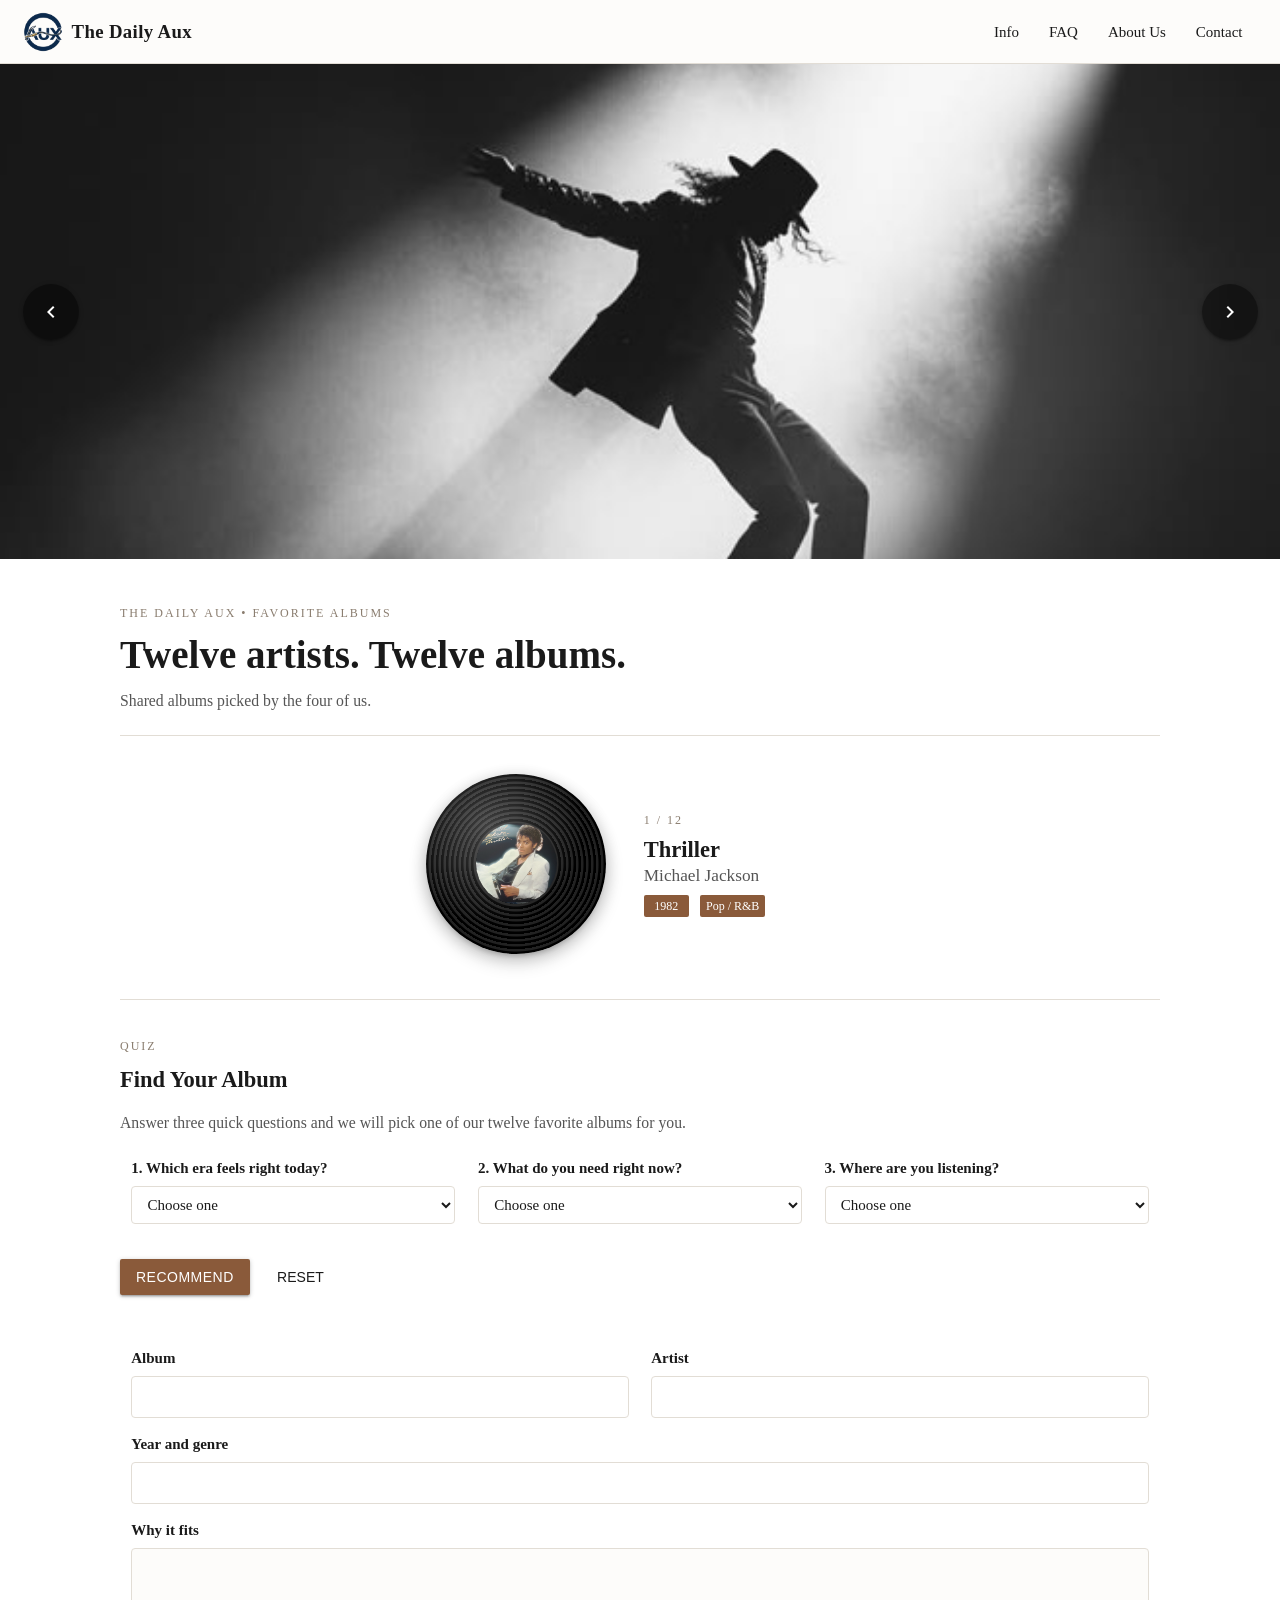
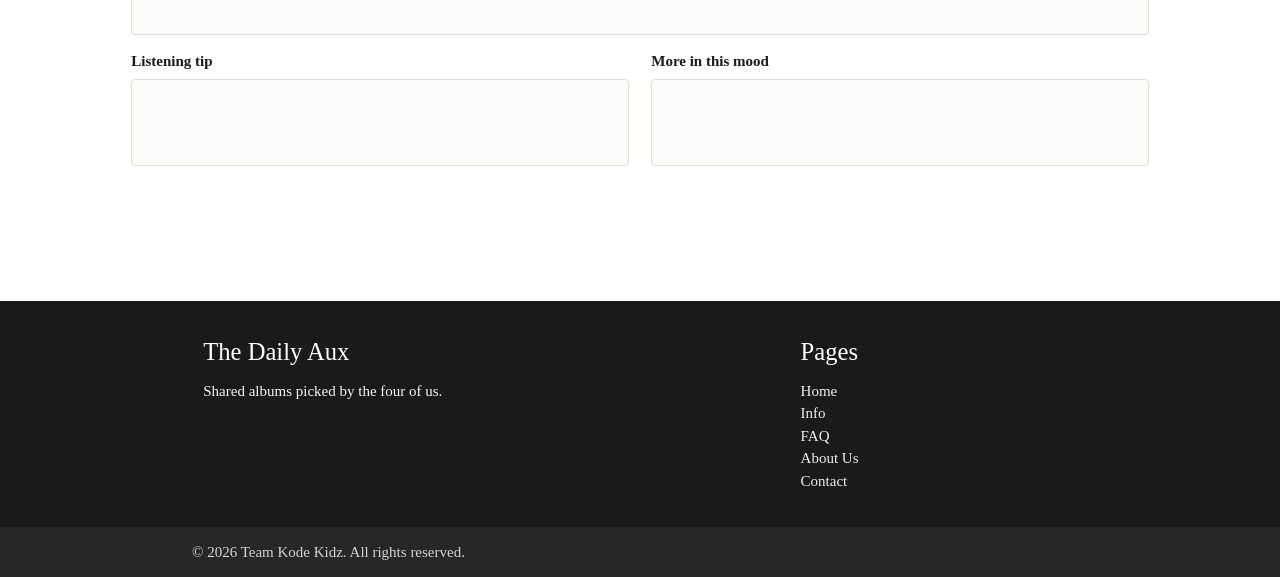
<file: index.html>
<!DOCTYPE html>
<html lang="en">
<head>
  <meta charset="UTF-8">
  <meta name="viewport" content="width=device-width, initial-scale=1.0">
  <title>The Daily Aux | Home</title>
  <!-- Materialize CSS and icon font (CDN). Must load before style.css -->
  <link href="https://fonts.googleapis.com/icon?family=Material+Icons" rel="stylesheet">
  <link rel="stylesheet" href="https://cdnjs.cloudflare.com/ajax/libs/materialize/1.0.0/css/materialize.min.css">
  <link rel="stylesheet" href="style.css">
  <link rel="stylesheet" href="index.css">
  <!-- Materialize JS (CDN) and site.js, which starts the navbar's mobile Sidenav -->
  <script src="https://cdnjs.cloudflare.com/ajax/libs/materialize/1.0.0/js/materialize.min.js" defer></script>
  <script src="site.js" defer></script>
  <script src="home.js" defer></script>
  <script src="recommend.js" defer></script>
</head>
<body>

  <!-- [SHARED HEADER] MJ only - do not edit this block -->
  <header>
    <!-- MATERIALIZE COMPONENT: Navbar. On small screens the links move into the Sidenav (JavaScript: Sidenav) -->
    <nav>
      <div class="nav-wrapper">
        <a href="index.html" class="brand-logo"><img src="images/shared/logo.png" alt="" width="40" height="40">The Daily Aux</a>
        <a href="#" data-target="mobile-nav" class="sidenav-trigger" aria-label="Open menu"><i class="material-icons">menu</i></a>
        <ul class="right hide-on-med-and-down">
          <li><a href="info.html">Info</a></li>
          <li><a href="faq.html">FAQ</a></li>
          <li><a href="about.html">About Us</a></li>
          <li><a href="contact.html">Contact</a></li>
        </ul>
      </div>
    </nav>
    <ul class="sidenav" id="mobile-nav">
      <li><a href="info.html">Info</a></li>
      <li><a href="faq.html">FAQ</a></li>
      <li><a href="about.html">About Us</a></li>
      <li><a href="contact.html">Contact</a></li>
    </ul>
  </header>

  <!-- ======================================================== -->
  <!-- [YOUR WORKSPACE] Edit only inside this <main> tag.       -->

  <main>

    <section class="spotlight" aria-roledescription="carousel" aria-label="Featured artists">

      <div class="spotlight-stage">
        <!-- MATERIALIZE JAVASCRIPT: Carousel (fullWidth slideshow of 12 artist photos; not covered in class).
             home.js starts it and uses its onCycleTo callback to update the vinyl and text below. -->
        <div class="carousel carousel-slider">
        <div class="carousel-item" data-artist="Michael Jackson" data-album="Thriller" data-era="classic" data-mood="energy" data-year="1982" data-genre="Pop / R&amp;B" data-cover="images/home/album-01-mj.jpg">
          <img src="images/home/artist-01-mj.jpg" alt="Michael Jackson">
        </div>
        <div class="carousel-item" data-artist="Coldplay" data-album="A Rush of Blood to the Head" data-era="middle" data-mood="anthem" data-year="2002" data-genre="Alternative Rock" data-cover="images/home/album-02-cp.jpg">
          <img src="images/home/artist-02-cp.jpg" alt="Coldplay">
        </div>
        <div class="carousel-item" data-artist="Calvin Harris" data-album="Motion" data-era="recent" data-mood="anthem" data-year="2014" data-genre="Dance / EDM" data-cover="images/home/album-03-ch.jpg">
          <img src="images/home/artist-03-ch.jpg" alt="Calvin Harris">
        </div>
        <div class="carousel-item" data-artist="Billy Joel" data-album="Glass Houses" data-era="classic" data-mood="anthem" data-year="1980" data-genre="Rock" data-cover="images/home/album-04-bj.jpg">
          <img src="images/home/artist-04-bj.jpg" alt="Billy Joel">
        </div>
        <div class="carousel-item" data-artist="J. Cole" data-album="Friday Night Lights" data-era="middle" data-mood="energy" data-year="2010" data-genre="Hip-Hop (Mixtape)" data-cover="images/home/album-05-jc.jpg">
          <img src="images/home/artist-05-jc.jpg" alt="J. Cole">
        </div>
        <div class="carousel-item" data-artist="Tame Impala" data-album="Currents" data-era="recent" data-mood="dreamy" data-year="2015" data-genre="Psychedelic Pop" data-cover="images/home/album-06-ti.jpg">
          <img src="images/home/artist-06-ti.jpg" alt="Tame Impala">
        </div>
        <div class="carousel-item" data-artist="Lauryn Hill" data-album="The Miseducation of Lauryn Hill" data-era="classic" data-mood="heart" data-year="1998" data-genre="Neo-Soul / Hip-Hop" data-cover="images/home/album-07-lh.jpg">
          <img src="images/home/artist-07-lh.jpg" alt="Lauryn Hill">
        </div>
        <div class="carousel-item" data-artist="Pink Floyd" data-album="The Dark Side of the Moon" data-era="classic" data-mood="dreamy" data-year="1973" data-genre="Progressive Rock" data-cover="images/home/album-08-pf.jpg">
          <img src="images/home/artist-08-pf.jpg" alt="Pink Floyd">
        </div>
        <div class="carousel-item" data-artist="Amy Winehouse" data-album="Back to Black" data-era="middle" data-mood="heart" data-year="2006" data-genre="Soul / R&amp;B" data-cover="images/home/album-09-aw.jpg">
          <img src="images/home/artist-09-aw.jpg" alt="Amy Winehouse">
        </div>
        <div class="carousel-item" data-artist="The Black Skirts" data-album="THIRSTY" data-era="recent" data-mood="heart" data-year="2019" data-genre="Indie Rock (Korea)" data-cover="images/home/album-10-bs.jpg">
          <img src="images/home/artist-10-bs.jpg" alt="The Black Skirts">
        </div>
        <div class="carousel-item" data-artist="Frank Ocean" data-album="channel ORANGE" data-era="middle" data-mood="dreamy" data-year="2012" data-genre="R&amp;B / Psychedelic Soul" data-cover="images/home/album-11-fo.jpg">
          <img src="images/home/artist-11-fo.jpg" alt="Frank Ocean">
        </div>
        <div class="carousel-item" data-artist="SYSTEM SEOUL" data-album="SS-POP 3" data-era="recent" data-mood="energy" data-year="2026" data-genre="Hyperpop / Digicore" data-cover="images/home/album-12-ss.jpg">
          <img src="images/home/artist-12-ss.jpg" alt="SYSTEM SEOUL">
        </div>
        </div>

        <!-- MATERIALIZE COMPONENT: Floating Buttons with Icons and the Waves effect (previous / next arrows)
             MATERIALIZE JAVASCRIPT: Tooltips on both arrows (class "tooltipped"; not covered in class). site.js starts them. -->
        <button type="button" class="btn-floating btn-large waves-effect waves-light tooltipped spotlight-arrow spotlight-prev" data-position="right" data-tooltip="Previous artist" aria-label="Previous artist"><i class="material-icons">chevron_left</i></button>
        <button type="button" class="btn-floating btn-large waves-effect waves-light tooltipped spotlight-arrow spotlight-next" data-position="left" data-tooltip="Next artist" aria-label="Next artist"><i class="material-icons">chevron_right</i></button>
      </div>

      <div class="spotlight-intro">
        <p class="eyebrow">The Daily Aux &bull; Favorite Albums</p>
        <h1>Twelve artists. Twelve albums.</h1>
        <p class="subtitle">Shared albums picked by the four of us.</p>
        <hr>
      </div>

      <div class="spotlight-detail">
        <!-- MATERIALIZE CSS: Shadow (z-depth-3) lifts the vinyl off the page (not covered in class) -->
        <div class="vinyl z-depth-3">
          <div class="vinyl-record">
            <img id="vinyl-label" class="vinyl-label" src="images/home/album-01-mj.jpg" alt="Thriller cover">
          </div>
        </div>

        <div class="spotlight-text" aria-live="polite">
          <p class="eyebrow"><span id="spotlight-current">1</span> / <span id="spotlight-total">12</span></p>
          <h2 id="spotlight-album">Thriller</h2>
          <h3 id="spotlight-artist">Michael Jackson</h3>
          <!-- MATERIALIZE COMPONENT: Badges for the year and genre (not covered in class) -->
          <p class="spotlight-meta">
            <span class="new badge" data-badge-caption="" id="spotlight-year">1982</span>
            <span class="new badge" data-badge-caption="" id="spotlight-genre">Pop / R&amp;B</span>
          </p>
        </div>
      </div>

    </section>

    <!-- JAVASCRIPT PROGRAM (Sprint 3): "Find Your Album" quiz. The code is in recommend.js.
         INPUT: three dropdown menus (era, mood, listening situation).
         PROCESS: variables, if statements and a for loop go through the 12 carousel albums above
                  (their data-era / data-mood attributes) and build the explanation text.
         OUTPUT: when the user clicks "Recommend", the results appear in the text boxes below. -->
    <section class="recommender" aria-labelledby="quiz-title">
      <p class="eyebrow">Quiz</p>
      <h2 id="quiz-title">Find Your Album</h2>
      <p class="subtitle">Answer three quick questions and we will pick one of our twelve favorite albums for you.</p>

      <form id="recommender" novalidate>
        <!-- MATERIALIZE CSS: Grid (row / col) lays out the questions and the result boxes; Buttons for Recommend / Reset -->
        <div class="row">
          <div class="col s12 m4">
            <label for="quiz-era">1. Which era feels right today?</label>
            <select id="quiz-era" class="browser-default">
              <option value="" selected disabled>Choose one</option>
              <option value="classic">The classics (1973&ndash;1998)</option>
              <option value="middle">2002&ndash;2012</option>
              <option value="recent">2014 to today</option>
              <option value="surprise">Surprise me</option>
            </select>
          </div>
          <div class="col s12 m4">
            <label for="quiz-mood">2. What do you need right now?</label>
            <select id="quiz-mood" class="browser-default">
              <option value="" selected disabled>Choose one</option>
              <option value="energy">Pump-up energy</option>
              <option value="heart">Heart on my sleeve</option>
              <option value="dreamy">Dreamy and drifting</option>
              <option value="anthem">Big anthems</option>
            </select>
          </div>
          <div class="col s12 m4">
            <label for="quiz-setting">3. Where are you listening?</label>
            <select id="quiz-setting" class="browser-default">
              <option value="" selected disabled>Choose one</option>
              <option value="commute">Morning commute</option>
              <option value="study">Study session</option>
              <option value="roadtrip">Road trip</option>
              <option value="night">Late night</option>
            </select>
          </div>
        </div>

        <div class="quiz-actions">
          <button type="submit" class="btn waves-effect waves-light">Recommend</button>
          <button type="button" id="quiz-reset" class="btn-flat waves-effect">Reset</button>
        </div>

        <p id="quiz-message" class="quiz-message" role="status"></p>

        <div class="row">
          <div class="col s12 m6">
            <label for="quiz-out-album">Album</label>
            <input type="text" id="quiz-out-album" class="browser-default" readonly>
          </div>
          <div class="col s12 m6">
            <label for="quiz-out-artist">Artist</label>
            <input type="text" id="quiz-out-artist" class="browser-default" readonly>
          </div>
          <div class="col s12">
            <label for="quiz-out-meta">Year and genre</label>
            <input type="text" id="quiz-out-meta" class="browser-default" readonly>
          </div>
          <div class="col s12">
            <label for="quiz-out-why">Why it fits</label>
            <textarea id="quiz-out-why" class="browser-default" rows="3" readonly></textarea>
          </div>
          <div class="col s12 m6">
            <label for="quiz-out-tip">Listening tip</label>
            <textarea id="quiz-out-tip" class="browser-default" rows="3" readonly></textarea>
          </div>
          <div class="col s12 m6">
            <label for="quiz-out-more">More in this mood</label>
            <textarea id="quiz-out-more" class="browser-default" rows="3" readonly></textarea>
          </div>
        </div>
      </form>
    </section>

  </main>
  <!-- ======================================================== -->

  <!-- [SHARED FOOTER] MJ only - do not edit this block -->
  <footer class="page-footer">
    <!-- MATERIALIZE COMPONENT: Footer, built with the CSS Grid (row / col) and color helper classes -->
    <div class="container">
      <div class="row">
        <div class="col l6 s12">
          <h5 class="white-text">The Daily Aux</h5>
          <p class="grey-text text-lighten-4">Shared albums picked by the four of us.</p>
        </div>
        <div class="col l4 offset-l2 s12">
          <h5 class="white-text">Pages</h5>
          <ul>
            <li><a class="grey-text text-lighten-3" href="index.html">Home</a></li>
            <li><a class="grey-text text-lighten-3" href="info.html">Info</a></li>
            <li><a class="grey-text text-lighten-3" href="faq.html">FAQ</a></li>
            <li><a class="grey-text text-lighten-3" href="about.html">About Us</a></li>
            <li><a class="grey-text text-lighten-3" href="contact.html">Contact</a></li>
          </ul>
        </div>
      </div>
    </div>
    <div class="footer-copyright">
      <div class="container">&copy; 2026 Team Kode Kidz. All rights reserved.</div>
    </div>
  </footer>

</body>
</html>
</file>
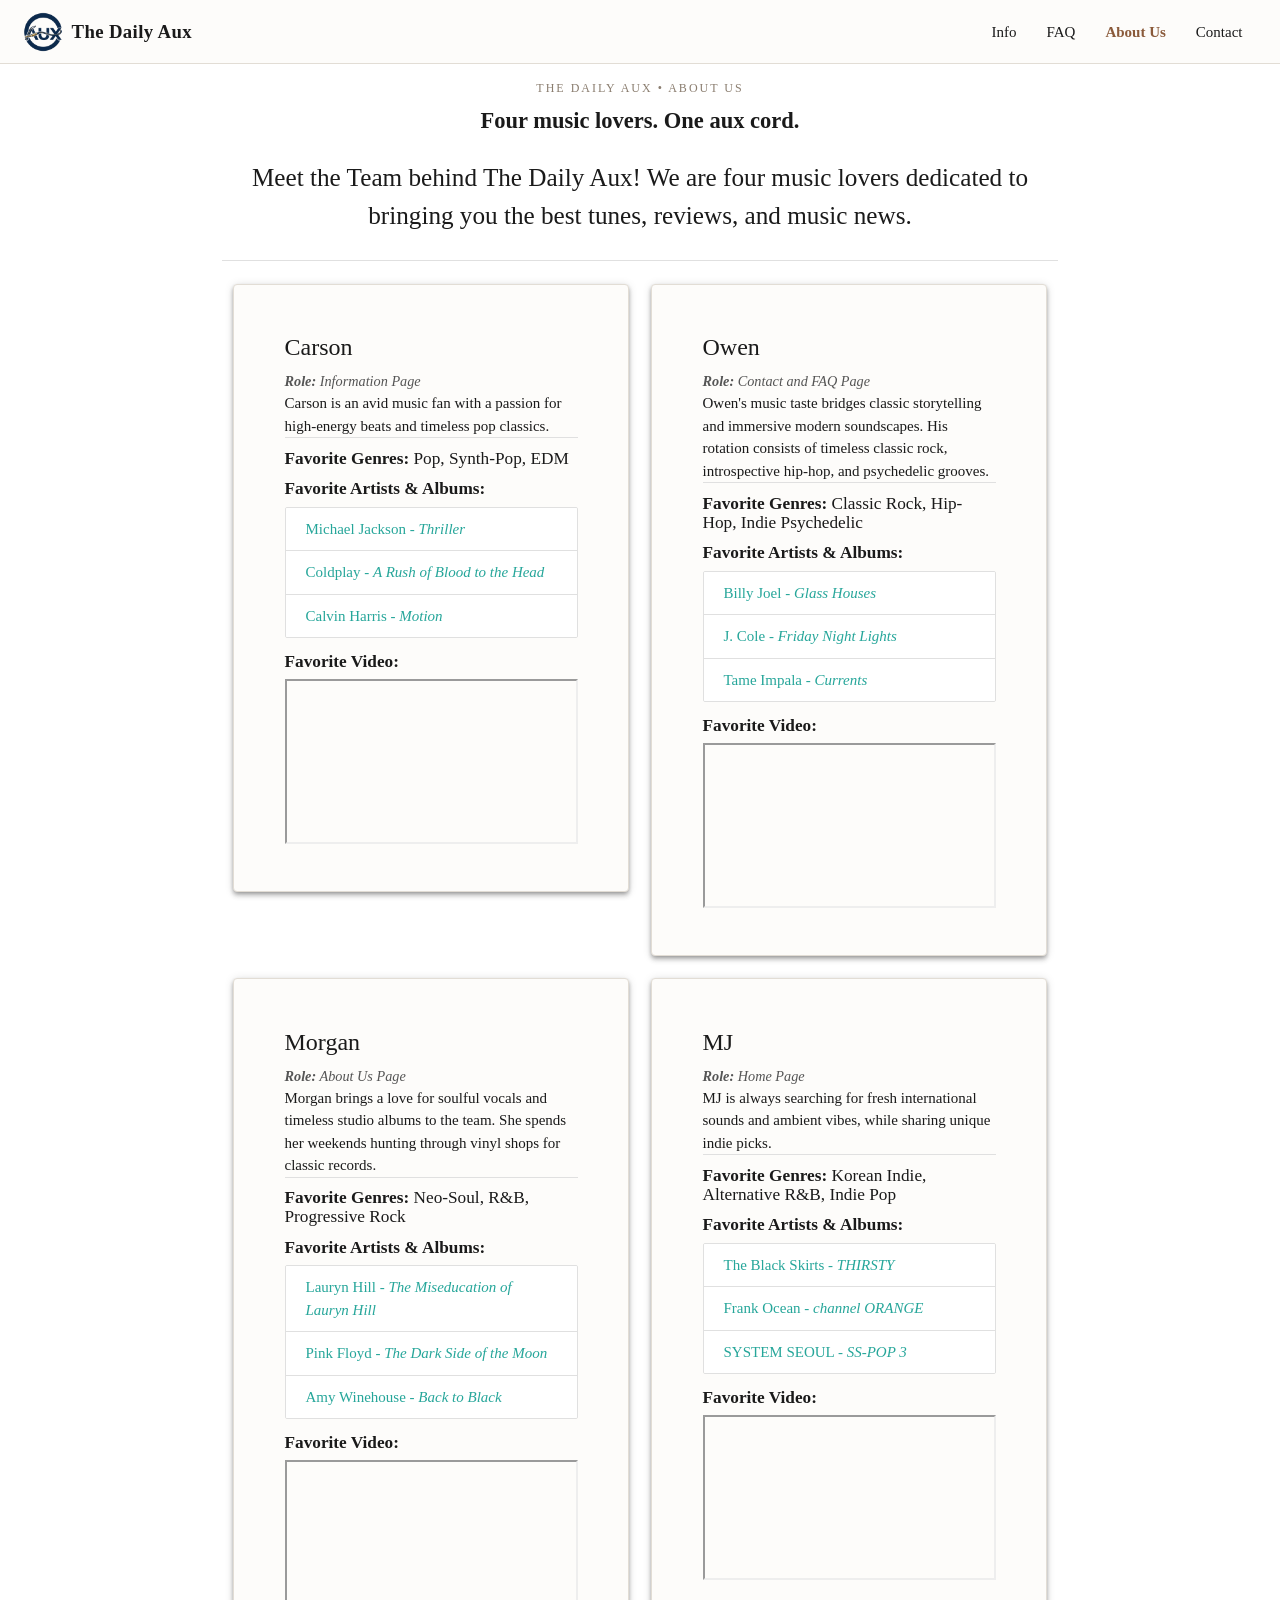
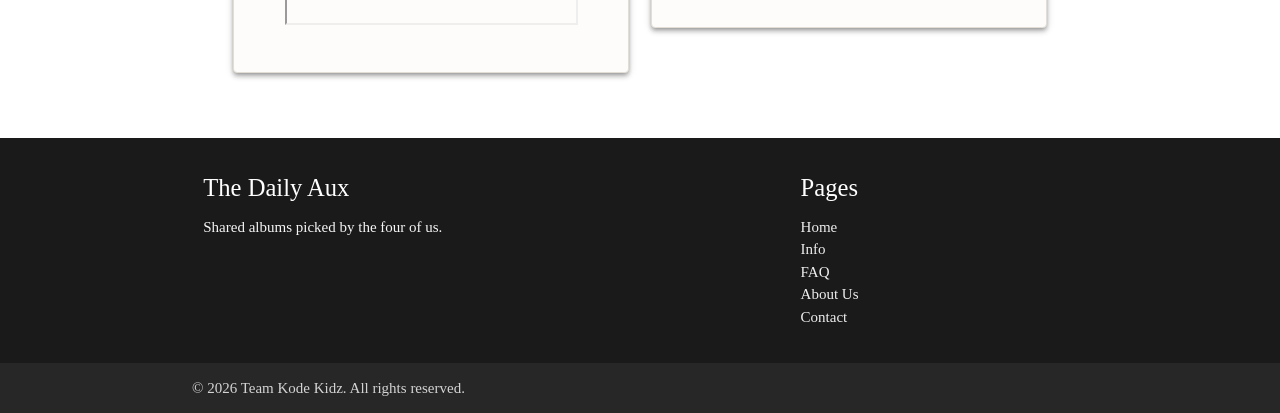
<file: about.html>
<!DOCTYPE html>
<html lang="en">
<head>
  <meta charset="UTF-8">
  <meta name="viewport" content="width=device-width, initial-scale=1.0">
  <title>The Daily Aux | About Us</title>
  <link href="https://fonts.googleapis.com/icon?family=Material+Icons" rel="stylesheet">
  <link rel="stylesheet" href="https://cdnjs.cloudflare.com/ajax/libs/materialize/1.0.0/css/materialize.min.css">
  <link rel="stylesheet" href="style.css">
  <link rel="stylesheet" href="about.css">
  <!-- site.js starts the navbar's mobile Sidenav (Materialize JS loads at the end of this page) -->
  <script src="site.js" defer></script>
</head>
<body>
  
  <!-- [SHARED HEADER] MJ only - do not edit this block -->
  <header>
    <!-- MATERIALIZE COMPONENT: Navbar. On small screens the links move into the Sidenav (JavaScript: Sidenav) -->
    <nav>
      <div class="nav-wrapper">
        <a href="index.html" class="brand-logo"><img src="images/shared/logo.png" alt="" width="40" height="40">The Daily Aux</a>
        <a href="#" data-target="mobile-nav" class="sidenav-trigger" aria-label="Open menu"><i class="material-icons">menu</i></a>
        <ul class="right hide-on-med-and-down">
          <li><a href="info.html">Info</a></li>
          <li><a href="faq.html">FAQ</a></li>
          <li><a href="about.html" aria-current="page">About Us</a></li>
          <li><a href="contact.html">Contact</a></li>
        </ul>
      </div>
    </nav>
    <ul class="sidenav" id="mobile-nav">
      <li><a href="info.html">Info</a></li>
      <li><a href="faq.html">FAQ</a></li>
      <li><a href="about.html" aria-current="page">About Us</a></li>
      <li><a href="contact.html">Contact</a></li>
    </ul>
  </header>

  <!-- ======================================================== -->
  <!-- [YOUR WORKSPACE] Edit only inside this <main> tag.        -->

  <main class="container section">

    <!-- Title Section with Materialize helper classes -->
    <div class="center-align">
      <p class="eyebrow">The Daily Aux &bull; About Us</p>
      <h2>Four music lovers. One aux cord.</h2>
      <p class="flow-text">Meet the Team behind The Daily Aux! We are four music lovers dedicated to bringing you the best tunes, reviews, and music news.</p>

      <!-- MATERIALIZE FEATURE: Section Divider -->
      <div class="divider"></div>
    </div>

    <!-- MATERIALIZE COMPONENT & CSS FEATURE: Responsive Grid (.row / .col) & Cards (.card) -->
    <!-- What it does: Replaces custom CSS grid with Materialize 2-column card layout -->
    <div class="row section">
      
      <!-- MEMBER 1: Carson -->
      <div class="col s12 m6">
        <div class="card z-depth-2">
          <div class="card-content">
            <span class="card-title bold">Carson</span>
            <p class="role"><strong>Role:</strong> Information Page</p>
            <p>Carson is an avid music fan with a passion for high-energy beats and timeless pop classics.</p>

            <div class="divider section-margin"></div>

            <h6><strong>Favorite Genres:</strong> Pop, Synth-Pop, EDM</h6>
            <h6><strong>Favorite Artists &amp; Albums:</strong></h6>

            <!-- MATERIALIZE COMPONENT: Collection List -->
            <!-- What it does: Groups favorite items into a clean Materialize collection block -->
            <div class="collection">
              <a href="https://en.wikipedia.org/wiki/Michael_Jackson" target="_blank" rel="noopener" class="collection-item">Michael Jackson - <em>Thriller</em></a>
              <a href="https://en.wikipedia.org/wiki/Coldplay" target="_blank" rel="noopener" class="collection-item">Coldplay - <em>A Rush of Blood to the Head</em></a>
              <a href="https://en.wikipedia.org/wiki/Calvin_Harris" target="_blank" rel="noopener" class="collection-item">Calvin Harris - <em>Motion</em></a>
            </div>

            <h6><strong>Favorite Video:</strong></h6>
            <!-- MATERIALIZE CSS FEATURE: Responsive Video Container -->
            <!-- What it does: Wraps embedded YouTube iframe to auto-scale dynamically -->
            <div class="video-container">
              <iframe src="https://www.youtube.com/embed/nMmWtKvCimo?si=jHH1h14ZmbjH7cOT" title="Carson's Favorite Video" allowfullscreen></iframe>
            </div>
          </div>
        </div>
      </div>

      <!-- MEMBER 2: Owen -->
      <div class="col s12 m6">
        <div class="card z-depth-2">
          <div class="card-content">
            <span class="card-title bold">Owen</span>
            <p class="role"><strong>Role:</strong> Contact and FAQ Page</p>
            <p>Owen's music taste bridges classic storytelling and immersive modern soundscapes. His rotation consists of timeless classic rock, introspective hip-hop, and psychedelic grooves.</p>
            
            <div class="divider section-margin"></div>
            
            <h6><strong>Favorite Genres:</strong> Classic Rock, Hip-Hop, Indie Psychedelic</h6>
            <h6><strong>Favorite Artists &amp; Albums:</strong></h6>
            
            <div class="collection">
              <a href="https://en.wikipedia.org/wiki/Billy_Joel" target="_blank" rel="noopener" class="collection-item">Billy Joel - <em>Glass Houses</em></a>
              <a href="https://en.wikipedia.org/wiki/J._Cole" target="_blank" rel="noopener" class="collection-item">J. Cole - <em>Friday Night Lights</em></a>
              <a href="https://en.wikipedia.org/wiki/Tame_Impala" target="_blank" rel="noopener" class="collection-item">Tame Impala - <em>Currents</em></a>
            </div>

            <h6><strong>Favorite Video:</strong></h6>
            <div class="video-container">
              <iframe src="https://www.youtube.com/embed/sOnqjkJTMaA?si=5IWIoNJU8QA9LFnl" title="Owen's Favorite Video" allowfullscreen></iframe>
            </div>
          </div>
        </div>
      </div>
      
      <!-- MEMBER 3: Morgan -->
      <div class="col s12 m6">
        <div class="card z-depth-2">
          <div class="card-content">
            <span class="card-title bold">Morgan</span>
            <p class="role"><strong>Role:</strong> About Us Page</p>
            <p>Morgan brings a love for soulful vocals and timeless studio albums to the team. She spends her weekends hunting through vinyl shops for classic records.</p>
            
            <div class="divider section-margin"></div>
            
            <h6><strong>Favorite Genres:</strong> Neo-Soul, R&amp;B, Progressive Rock</h6>
            <h6><strong>Favorite Artists &amp; Albums:</strong></h6>
            
            <div class="collection">
              <a href="https://en.wikipedia.org/wiki/Lauryn_Hill" target="_blank" rel="noopener" class="collection-item">Lauryn Hill - <em>The Miseducation of Lauryn Hill</em></a>
              <a href="https://en.wikipedia.org/wiki/Pink_Floyd" target="_blank" rel="noopener" class="collection-item">Pink Floyd - <em>The Dark Side of the Moon</em></a>
              <a href="https://en.wikipedia.org/wiki/Amy_Winehouse" target="_blank" rel="noopener" class="collection-item">Amy Winehouse - <em>Back to Black</em></a>
            </div>

            <h6><strong>Favorite Video:</strong></h6>
            <div class="video-container">
              <iframe src="https://www.youtube.com/embed/U4UFAejSQFA?si=YoCZ7u2-uPAVORUV" title="Morgan's Favorite Video" allowfullscreen></iframe>
            </div>
          </div>
        </div>
      </div>
      
      <!-- MEMBER 4: MJ -->
      <div class="col s12 m6">
        <div class="card z-depth-2">
          <div class="card-content">
            <span class="card-title bold">MJ</span>
            <p class="role"><strong>Role:</strong> Home Page</p>
            <p>MJ is always searching for fresh international sounds and ambient vibes, while sharing unique indie picks.</p>
            
            <div class="divider section-margin"></div>
            
            <h6><strong>Favorite Genres:</strong> Korean Indie, Alternative R&amp;B, Indie Pop</h6>
            <h6><strong>Favorite Artists &amp; Albums:</strong></h6>
            
            <div class="collection">
              <a href="https://en.wikipedia.org/wiki/The_Black_Skirts" target="_blank" rel="noopener" class="collection-item">The Black Skirts - <em>THIRSTY</em></a>
              <a href="https://en.wikipedia.org/wiki/Frank_Ocean" target="_blank" rel="noopener" class="collection-item">Frank Ocean - <em>channel ORANGE</em></a>
              <a href="#" class="collection-item">SYSTEM SEOUL - <em>SS-POP 3</em></a>
            </div>

            <h6><strong>Favorite Video:</strong></h6>
            <div class="video-container">
              <iframe src="https://www.youtube.com/embed/e6y5JpPG0Ug?si=Xy5U74k2PF5417Qj" title="MJ's Favorite Video" allowfullscreen></iframe>
            </div>
          </div>
        </div>
      </div>

    </div>
  </main>
  <!-- ======================================================== -->

  <!-- [SHARED FOOTER] MJ only - do not edit this block -->
  <footer class="page-footer">
    <!-- MATERIALIZE COMPONENT: Footer, built with the CSS Grid (row / col) and color helper classes -->
    <div class="container">
      <div class="row">
        <div class="col l6 s12">
          <h5 class="white-text">The Daily Aux</h5>
          <p class="grey-text text-lighten-4">Shared albums picked by the four of us.</p>
        </div>
        <div class="col l4 offset-l2 s12">
          <h5 class="white-text">Pages</h5>
          <ul>
            <li><a class="grey-text text-lighten-3" href="index.html">Home</a></li>
            <li><a class="grey-text text-lighten-3" href="info.html">Info</a></li>
            <li><a class="grey-text text-lighten-3" href="faq.html">FAQ</a></li>
            <li><a class="grey-text text-lighten-3" href="about.html">About Us</a></li>
            <li><a class="grey-text text-lighten-3" href="contact.html">Contact</a></li>
          </ul>
        </div>
      </div>
    </div>
    <div class="footer-copyright">
      <div class="container">&copy; 2026 Team Kode Kidz. All rights reserved.</div>
    </div>
  </footer>

  <!-- MATERIALIZE JAVASCRIPT -->
  <script src="https://cdnjs.cloudflare.com/ajax/libs/materialize/1.0.0/js/materialize.min.js"></script>
</body>
</html>
</file>
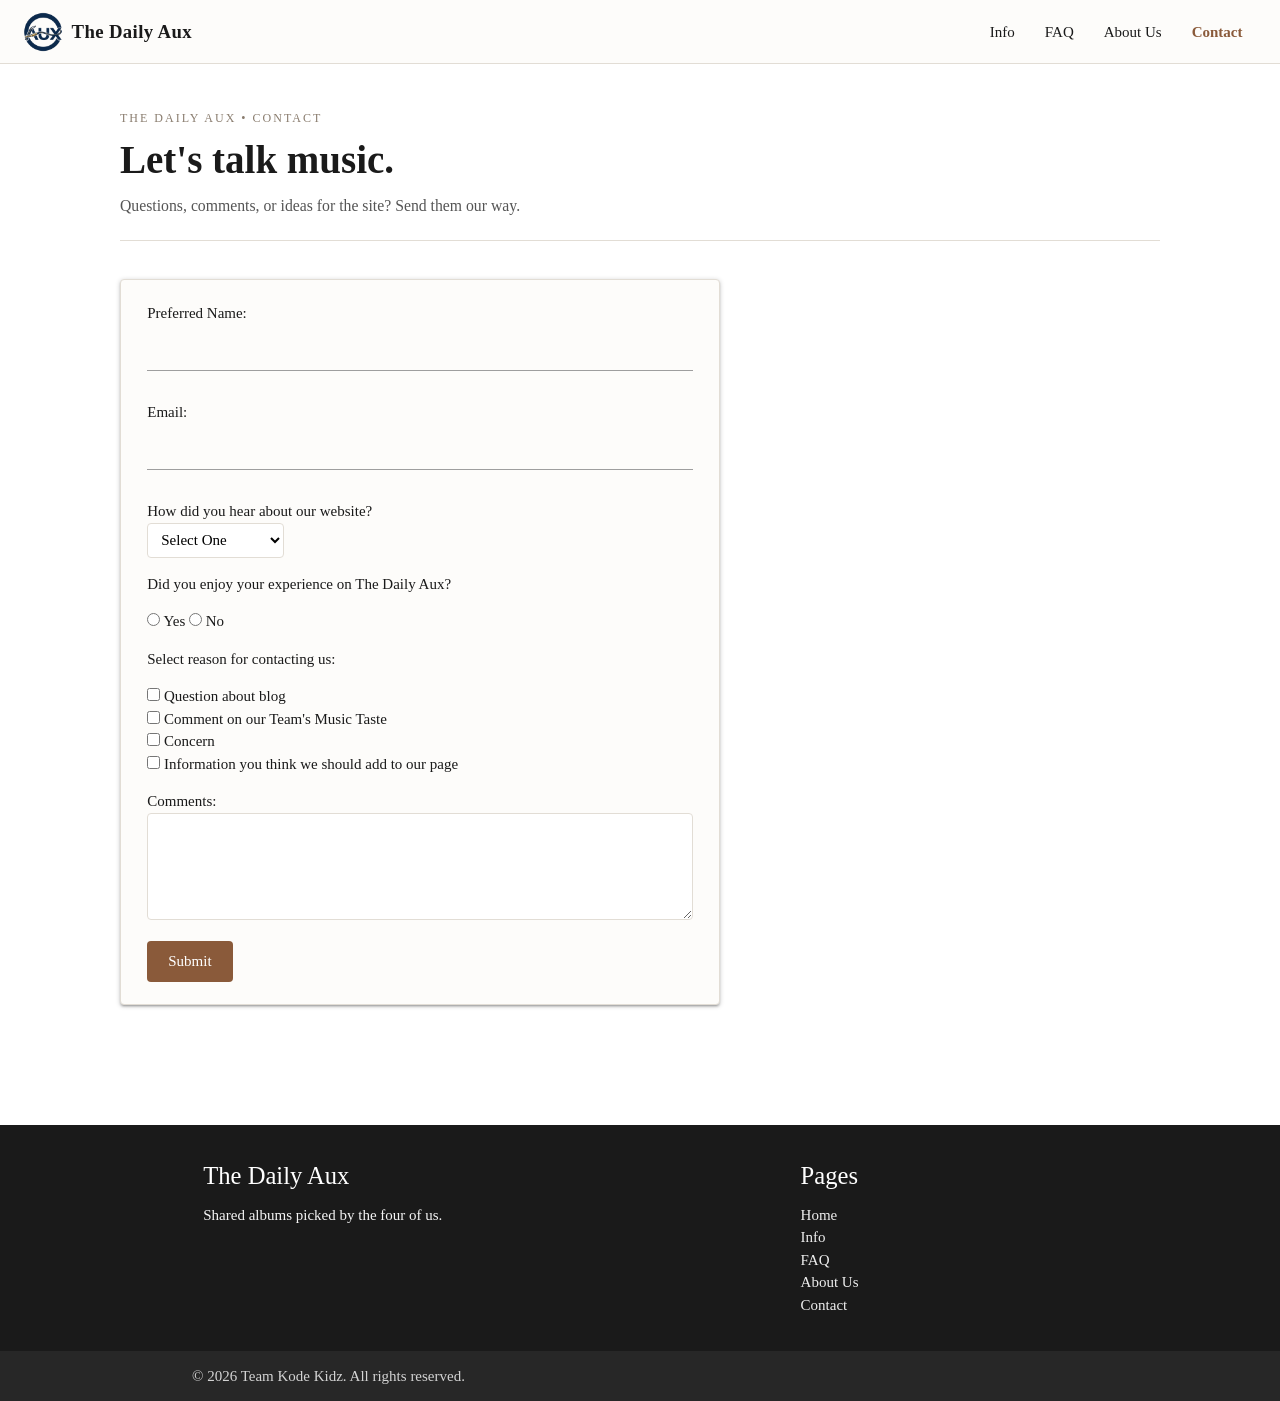
<file: contact.html>
<!DOCTYPE html>
<html lang="en">
<head>
  <meta charset="UTF-8">
  <meta name="viewport" content="width=device-width, initial-scale=1.0">
  <title>The Daily Aux | Contact</title>
  <!-- Materialize CSS and icon font (CDN). Must load before style.css -->
  <link href="https://fonts.googleapis.com/icon?family=Material+Icons" rel="stylesheet">
  <link rel="stylesheet" href="https://cdnjs.cloudflare.com/ajax/libs/materialize/1.0.0/css/materialize.min.css">
  <link rel="stylesheet" href="style.css">
  <link rel="stylesheet" href="contact.css">
  <!-- Materialize JS (CDN) and site.js, which starts the navbar's mobile Sidenav -->
  <script src="https://cdnjs.cloudflare.com/ajax/libs/materialize/1.0.0/js/materialize.min.js" defer></script>
  <script src="site.js" defer></script>
</head>
<body>

  <!-- [SHARED HEADER] MJ only - do not edit this block -->
  <header>
    <!-- MATERIALIZE COMPONENT: Navbar. On small screens the links move into the Sidenav (JavaScript: Sidenav) -->
    <nav>
      <div class="nav-wrapper">
        <a href="index.html" class="brand-logo"><img src="images/shared/logo.png" alt="" width="40" height="40">The Daily Aux</a>
        <a href="#" data-target="mobile-nav" class="sidenav-trigger" aria-label="Open menu"><i class="material-icons">menu</i></a>
        <ul class="right hide-on-med-and-down">
          <li><a href="info.html">Info</a></li>
          <li><a href="faq.html">FAQ</a></li>
          <li><a href="about.html">About Us</a></li>
          <li><a href="contact.html" aria-current="page">Contact</a></li>
        </ul>
      </div>
    </nav>
    <ul class="sidenav" id="mobile-nav">
      <li><a href="info.html">Info</a></li>
      <li><a href="faq.html">FAQ</a></li>
      <li><a href="about.html">About Us</a></li>
      <li><a href="contact.html" aria-current="page">Contact</a></li>
    </ul>
  </header>

  <!-- ======================================================== -->
  <!-- [YOUR WORKSPACE] Edit only inside this <main> tag.       -->
  
  <main>
    <p class="eyebrow">The Daily Aux &bull; Contact</p>
    <h1>Let's talk music.</h1>
    <p class="subtitle">Questions, comments, or ideas for the site? Send them our way.</p>
    <hr>

    <section>
       <!--form-->

    <form class="card" action="https://formspree.io/f/myeybdzz" method="post">
        <!-- input box -->
        <label for="name">Preferred Name:</label>
        <input type="text" id="name" name="name"><br><br>
        <label for="email">Email:</label>
        <input type="email" id="email" name="email">
        <br><br>

        <!-- drop down -->
        <label for="hear-about">How did you hear about our website?</label>
        <select name="reference" id="hear-about">
            <option value="Select One">Select One</option>
            <option value="linkedin">LinkedIn</option>
            <option value="facebook">Facebook</option>
            <option value="instagram">Instagram</option>
            <option value="a friend">A Friend</option>
            <option value="word of mouth">Word Of Mouth</option>
          
        </select>
        <!-- radio button -->
        <p> Did you enjoy your experience on The Daily Aux? </p>
        <label><input type="radio" name="rating" value="yes"> Yes</label>
        <label><input type="radio" name="rating" value="no"> No</label>
        <!-- checkbox -->
        <p>Select reason for contacting us:</p>
        <label><input type="checkbox" name="reason" value="question"> Question about blog</label><br>
        <label><input type="checkbox" name="reason" value="comment"> Comment on our Team's Music Taste</label><br>
        <label><input type="checkbox" name="reason" value="concern"> Concern </label><br>
        <label><input type="checkbox" name="reason" value="suggestion"> Information you think we should add to our page
        </label>
        <!-- textarea -->
        <p>
            <label for="comments">Comments:</label><br>
            <textarea rows="4" cols="40" id="comments" name="comments"></textarea>
        </p>
        <!-- submit -->
        <input type="submit" value="Submit">
    </form> 
    </section>
  </main>
  <!-- ======================================================== -->

  <!-- [SHARED FOOTER] MJ only - do not edit this block -->
  <footer class="page-footer">
    <!-- MATERIALIZE COMPONENT: Footer, built with the CSS Grid (row / col) and color helper classes -->
    <div class="container">
      <div class="row">
        <div class="col l6 s12">
          <h5 class="white-text">The Daily Aux</h5>
          <p class="grey-text text-lighten-4">Shared albums picked by the four of us.</p>
        </div>
        <div class="col l4 offset-l2 s12">
          <h5 class="white-text">Pages</h5>
          <ul>
            <li><a class="grey-text text-lighten-3" href="index.html">Home</a></li>
            <li><a class="grey-text text-lighten-3" href="info.html">Info</a></li>
            <li><a class="grey-text text-lighten-3" href="faq.html">FAQ</a></li>
            <li><a class="grey-text text-lighten-3" href="about.html">About Us</a></li>
            <li><a class="grey-text text-lighten-3" href="contact.html">Contact</a></li>
          </ul>
        </div>
      </div>
    </div>
    <div class="footer-copyright">
      <div class="container">&copy; 2026 Team Kode Kidz. All rights reserved.</div>
    </div>
  </footer>

</body>
</html>
</file>
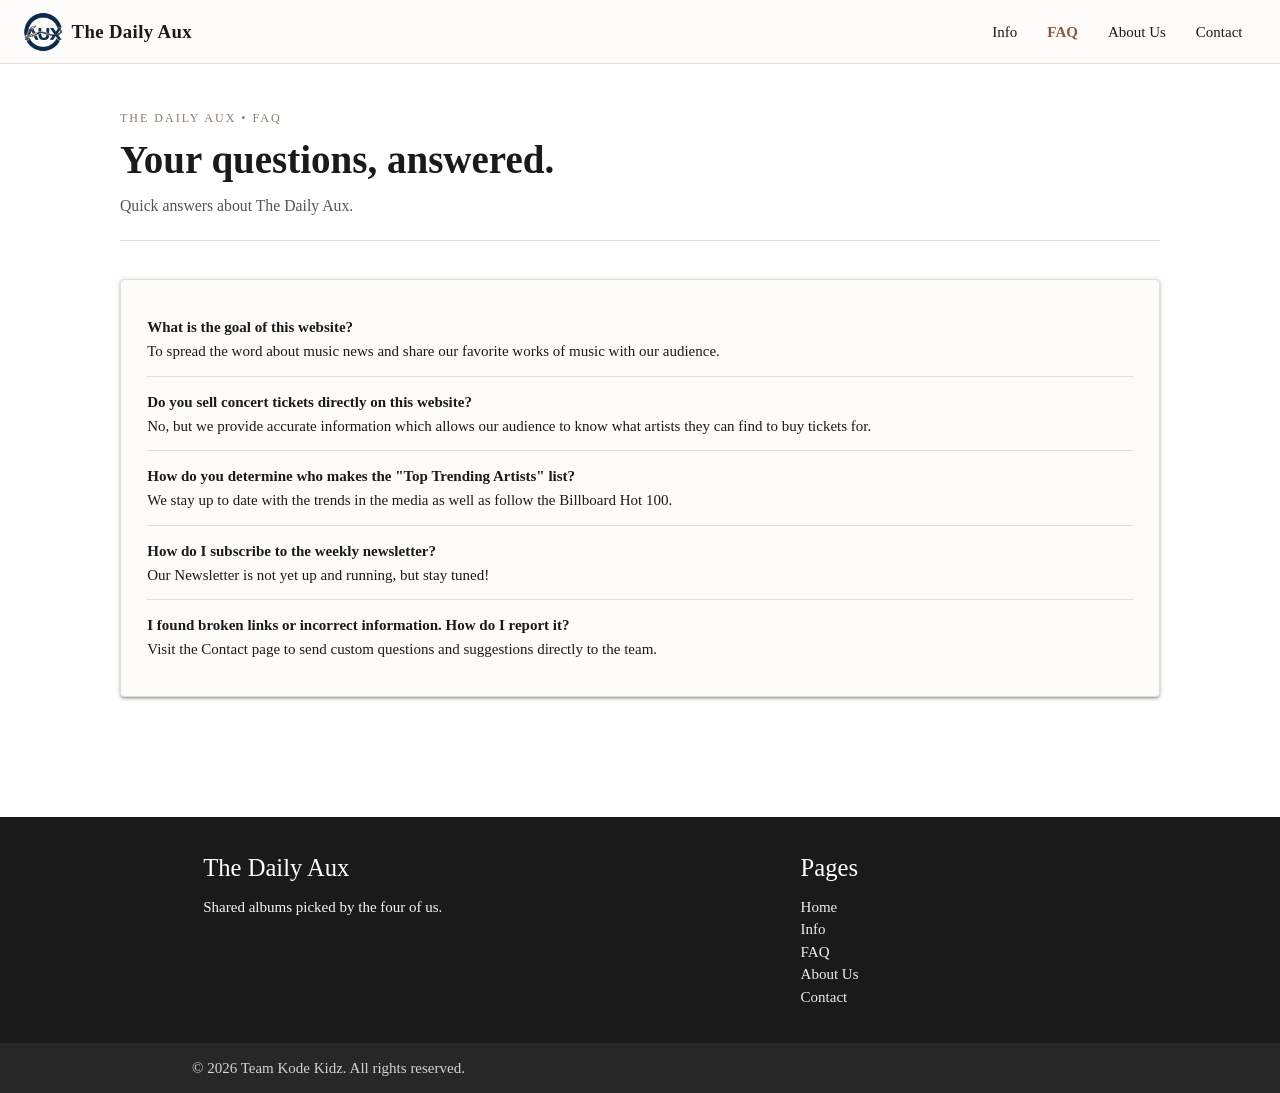
<file: faq.html>
<!DOCTYPE html>
<html lang="en">
<head>
  <meta charset="UTF-8">
  <meta name="viewport" content="width=device-width, initial-scale=1.0">
  <title>The Daily Aux | FAQ</title>
  <!-- Materialize CSS and icon font (CDN). Must load before style.css -->
  <link href="https://fonts.googleapis.com/icon?family=Material+Icons" rel="stylesheet">
  <link rel="stylesheet" href="https://cdnjs.cloudflare.com/ajax/libs/materialize/1.0.0/css/materialize.min.css">
  <link rel="stylesheet" href="style.css">
  <!-- Materialize JS (CDN) and site.js, which starts the navbar's mobile Sidenav -->
  <script src="https://cdnjs.cloudflare.com/ajax/libs/materialize/1.0.0/js/materialize.min.js" defer></script>
  <script src="site.js" defer></script>
</head>
<body>

  <!-- [SHARED HEADER] MJ only - do not edit this block -->
  <header>
    <!-- MATERIALIZE COMPONENT: Navbar. On small screens the links move into the Sidenav (JavaScript: Sidenav) -->
    <nav>
      <div class="nav-wrapper">
        <a href="index.html" class="brand-logo"><img src="images/shared/logo.png" alt="" width="40" height="40">The Daily Aux</a>
        <a href="#" data-target="mobile-nav" class="sidenav-trigger" aria-label="Open menu"><i class="material-icons">menu</i></a>
        <ul class="right hide-on-med-and-down">
          <li><a href="info.html">Info</a></li>
          <li><a href="faq.html" aria-current="page">FAQ</a></li>
          <li><a href="about.html">About Us</a></li>
          <li><a href="contact.html">Contact</a></li>
        </ul>
      </div>
    </nav>
    <ul class="sidenav" id="mobile-nav">
      <li><a href="info.html">Info</a></li>
      <li><a href="faq.html" aria-current="page">FAQ</a></li>
      <li><a href="about.html">About Us</a></li>
      <li><a href="contact.html">Contact</a></li>
    </ul>
  </header>

  <!-- ======================================================== -->
  <!-- [YOUR WORKSPACE] Edit only inside this <main> tag.       -->

  <main>
    <p class="eyebrow">The Daily Aux &bull; FAQ</p>
    <h1>Your questions, answered.</h1>
    <p class="subtitle">Quick answers about The Daily Aux.</p>
    <hr>

    <section>
      <div class="card">
        <ul class="plain">
          <li><strong>What is the goal of this website?</strong><br>To spread the word about music news and share our favorite works of music with our audience.</li>
          <li><strong>Do you sell concert tickets directly on this website?</strong><br>No, but we provide accurate information which allows our audience to know what artists they can find to buy tickets for.</li>
          <li><strong>How do you determine who makes the "Top Trending Artists" list?</strong><br>We stay up to date with the trends in the media as well as follow the Billboard Hot 100.</li>
          <li><strong>How do I subscribe to the weekly newsletter?</strong><br>Our Newsletter is not yet up and running, but stay tuned!</li>
          <li><strong>I found broken links or incorrect information. How do I report it?</strong><br>Visit the Contact page to send custom questions and suggestions directly to the team.</li>
        </ul>
      </div>
    </section>
  </main>
  <!-- ======================================================== -->

  <!-- [SHARED FOOTER] MJ only - do not edit this block -->
  <footer class="page-footer">
    <!-- MATERIALIZE COMPONENT: Footer, built with the CSS Grid (row / col) and color helper classes -->
    <div class="container">
      <div class="row">
        <div class="col l6 s12">
          <h5 class="white-text">The Daily Aux</h5>
          <p class="grey-text text-lighten-4">Shared albums picked by the four of us.</p>
        </div>
        <div class="col l4 offset-l2 s12">
          <h5 class="white-text">Pages</h5>
          <ul>
            <li><a class="grey-text text-lighten-3" href="index.html">Home</a></li>
            <li><a class="grey-text text-lighten-3" href="info.html">Info</a></li>
            <li><a class="grey-text text-lighten-3" href="faq.html">FAQ</a></li>
            <li><a class="grey-text text-lighten-3" href="about.html">About Us</a></li>
            <li><a class="grey-text text-lighten-3" href="contact.html">Contact</a></li>
          </ul>
        </div>
      </div>
    </div>
    <div class="footer-copyright">
      <div class="container">&copy; 2026 Team Kode Kidz. All rights reserved.</div>
    </div>
  </footer>

</body>
</html>
</file>
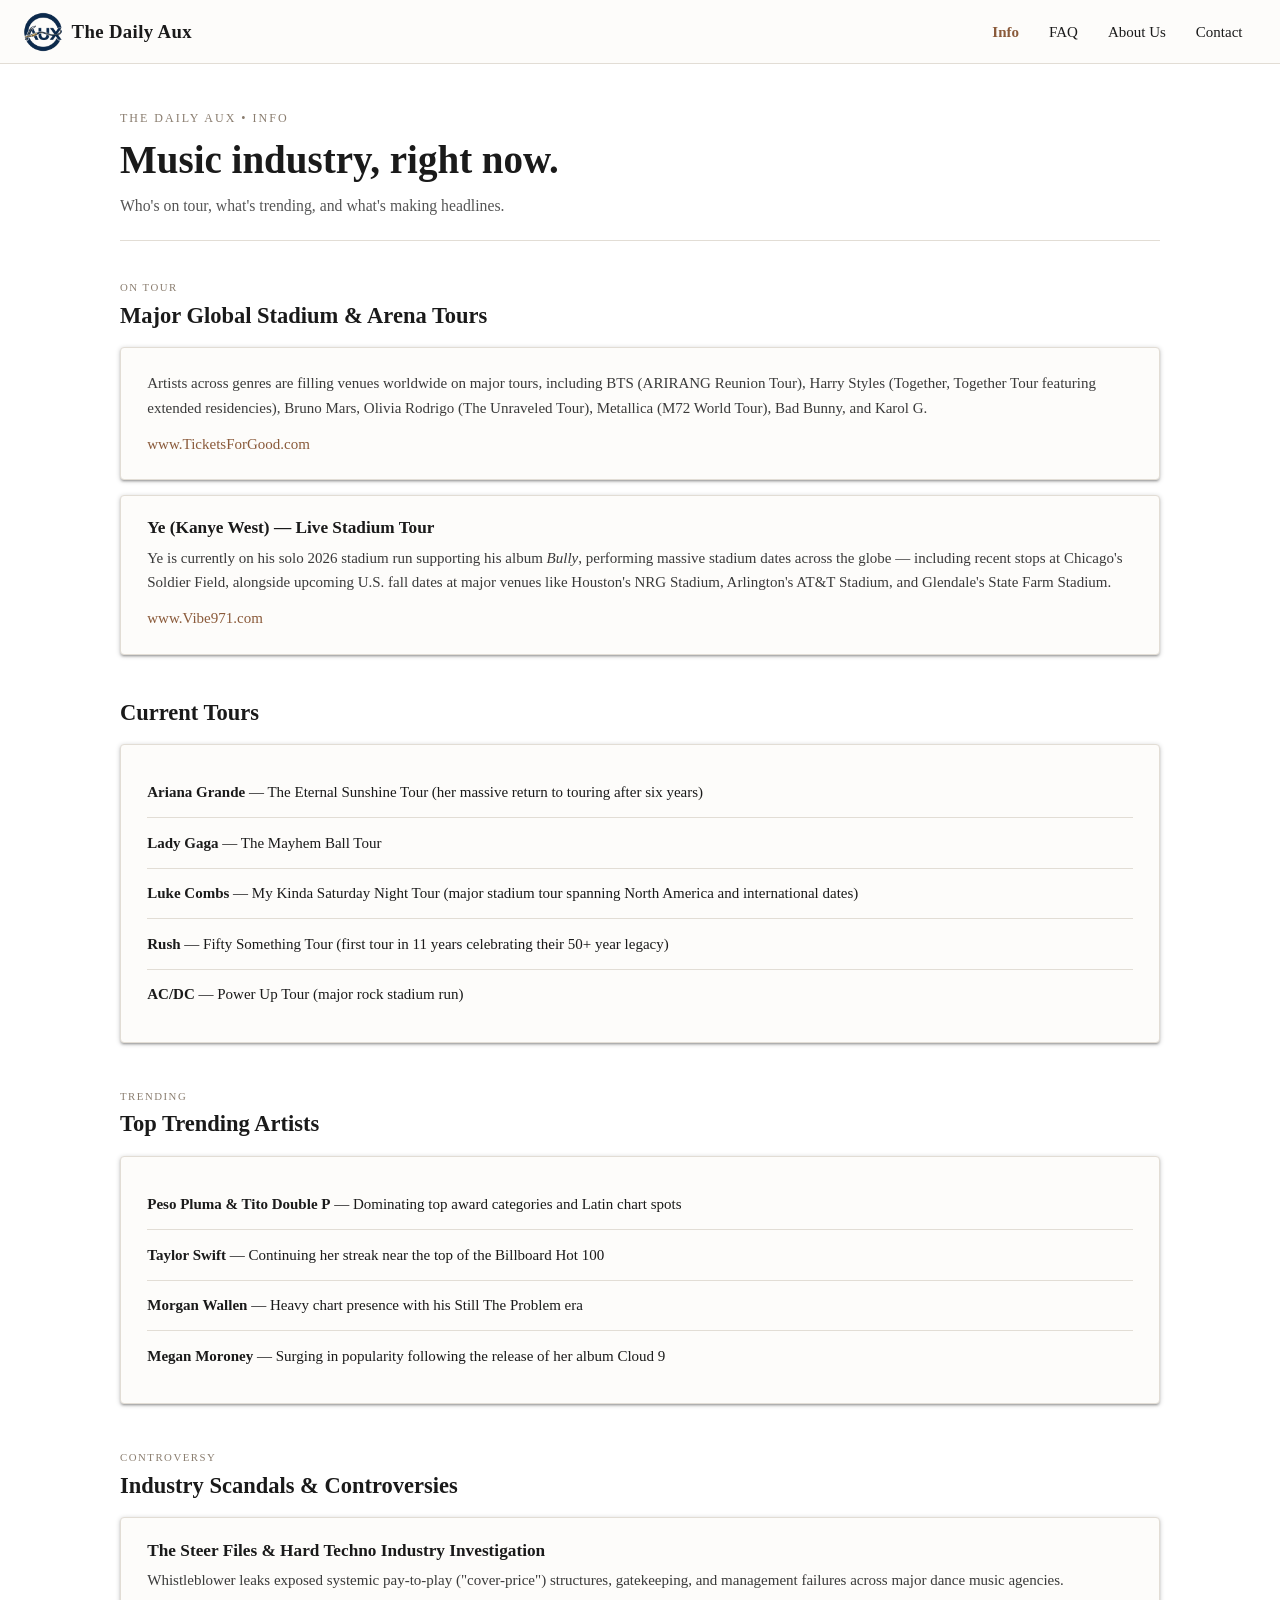
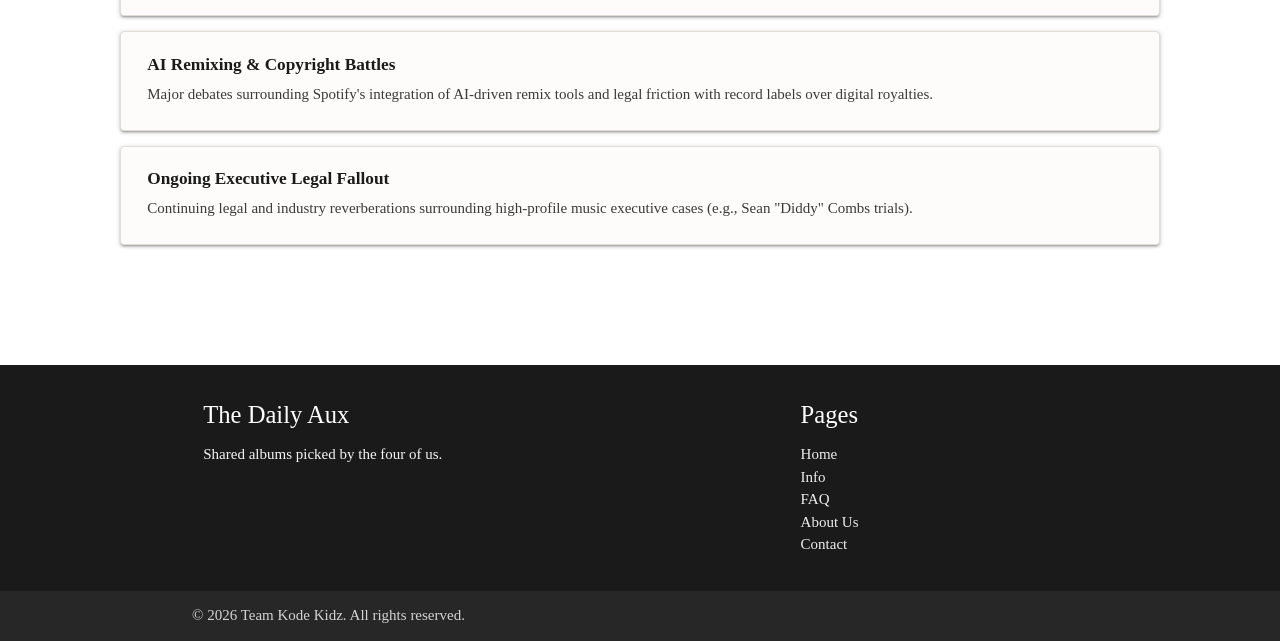
<file: info.html>
<!DOCTYPE html>
<html lang="en">
<head>
  <meta charset="UTF-8">
  <meta name="viewport" content="width=device-width, initial-scale=1.0">
  <title>The Daily Aux | Info</title>
  <!-- Materialize CSS and icon font (CDN). Must load before style.css -->
  <link href="https://fonts.googleapis.com/icon?family=Material+Icons" rel="stylesheet">
  <link rel="stylesheet" href="https://cdnjs.cloudflare.com/ajax/libs/materialize/1.0.0/css/materialize.min.css">
  <link rel="stylesheet" href="style.css">
  <link rel="stylesheet" href="info.css">
  <!-- Materialize JS (CDN) and site.js, which starts the navbar's mobile Sidenav -->
  <script src="https://cdnjs.cloudflare.com/ajax/libs/materialize/1.0.0/js/materialize.min.js" defer></script>
  <script src="site.js" defer></script>
</head>
<body>

  <!-- [SHARED HEADER] MJ only - do not edit this block -->
  <header>
    <!-- MATERIALIZE COMPONENT: Navbar. On small screens the links move into the Sidenav (JavaScript: Sidenav) -->
    <nav>
      <div class="nav-wrapper">
        <a href="index.html" class="brand-logo"><img src="images/shared/logo.png" alt="" width="40" height="40">The Daily Aux</a>
        <a href="#" data-target="mobile-nav" class="sidenav-trigger" aria-label="Open menu"><i class="material-icons">menu</i></a>
        <ul class="right hide-on-med-and-down">
          <li><a href="info.html" aria-current="page">Info</a></li>
          <li><a href="faq.html">FAQ</a></li>
          <li><a href="about.html">About Us</a></li>
          <li><a href="contact.html">Contact</a></li>
        </ul>
      </div>
    </nav>
    <ul class="sidenav" id="mobile-nav">
      <li><a href="info.html" aria-current="page">Info</a></li>
      <li><a href="faq.html">FAQ</a></li>
      <li><a href="about.html">About Us</a></li>
      <li><a href="contact.html">Contact</a></li>
    </ul>
  </header>

  <!-- ======================================================== -->
  <!-- [YOUR WORKSPACE] Edit only inside this <main> tag.       -->

  <main>
    <p class="eyebrow">THE DAILY AUX &bull; INFO</p>
    <h1>Music industry, right now.</h1>
    <p class="subtitle">Who's on tour, what's trending, and what's making headlines.</p>
    <hr>

    <section>
      <div class="section-eyebrow">On Tour</div>
      <h2>Major Global Stadium &amp; Arena Tours</h2>
      <div class="card">
        <p>Artists across genres are filling venues worldwide on major tours, including BTS (ARIRANG Reunion Tour), Harry Styles (Together, Together Tour featuring extended residencies), Bruno Mars, Olivia Rodrigo (The Unraveled Tour), Metallica (M72 World Tour), Bad Bunny, and Karol G.</p>
        <p><a href="https://www.TicketsForGood.com" target="_blank" rel="noopener">www.TicketsForGood.com</a></p>
      </div>
      <div class="card">
        <h3>Ye (Kanye West) &mdash; Live Stadium Tour</h3>
        <p>Ye is currently on his solo 2026 stadium run supporting his album <em>Bully</em>, performing massive stadium dates across the globe &mdash; including recent stops at Chicago's Soldier Field, alongside upcoming U.S. fall dates at major venues like Houston's NRG Stadium, Arlington's AT&amp;T Stadium, and Glendale's State Farm Stadium.</p>
        <p><a href="https://www.Vibe971.com" target="_blank" rel="noopener">www.Vibe971.com</a></p>
      </div>
    </section>

    <section>
      <h2>Current Tours</h2>
      <div class="card">
        <ul class="plain">
          <li><strong>Ariana Grande</strong> &mdash; The Eternal Sunshine Tour (her massive return to touring after six years)</li>
          <li><strong>Lady Gaga</strong> &mdash; The Mayhem Ball Tour</li>
          <li><strong>Luke Combs</strong> &mdash; My Kinda Saturday Night Tour (major stadium tour spanning North America and international dates)</li>
          <li><strong>Rush</strong> &mdash; Fifty Something Tour (first tour in 11 years celebrating their 50+ year legacy)</li>
          <li><strong>AC/DC</strong> &mdash; Power Up Tour (major rock stadium run)</li>
        </ul>
      </div>
    </section>

    <section>
      <div class="section-eyebrow">Trending</div>
      <h2>Top Trending Artists</h2>
      <div class="card">
        <ul class="plain">
          <li><strong>Peso Pluma &amp; Tito Double P</strong> &mdash; Dominating top award categories and Latin chart spots</li>
          <li><strong>Taylor Swift</strong> &mdash; Continuing her streak near the top of the Billboard Hot 100</li>
          <li><strong>Morgan Wallen</strong> &mdash; Heavy chart presence with his Still The Problem era</li>
          <li><strong>Megan Moroney</strong> &mdash; Surging in popularity following the release of her album Cloud 9</li>
        </ul>
      </div>
    </section>

    <section>
      <div class="section-eyebrow">Controversy</div>
      <h2>Industry Scandals &amp; Controversies</h2>
      <div class="card">
        <h3>The Steer Files &amp; Hard Techno Industry Investigation</h3>
        <p>Whistleblower leaks exposed systemic pay-to-play ("cover-price") structures, gatekeeping, and management failures across major dance music agencies.</p>
      </div>
      <div class="card">
        <h3>AI Remixing &amp; Copyright Battles</h3>
        <p>Major debates surrounding Spotify's integration of AI-driven remix tools and legal friction with record labels over digital royalties.</p>
      </div>
      <div class="card">
        <h3>Ongoing Executive Legal Fallout</h3>
        <p>Continuing legal and industry reverberations surrounding high-profile music executive cases (e.g., Sean "Diddy" Combs trials).</p>
      </div>
    </section>
  </main>
  <!-- ======================================================== -->

  <!-- [SHARED FOOTER] MJ only - do not edit this block -->
  <footer class="page-footer">
    <!-- MATERIALIZE COMPONENT: Footer, built with the CSS Grid (row / col) and color helper classes -->
    <div class="container">
      <div class="row">
        <div class="col l6 s12">
          <h5 class="white-text">The Daily Aux</h5>
          <p class="grey-text text-lighten-4">Shared albums picked by the four of us.</p>
        </div>
        <div class="col l4 offset-l2 s12">
          <h5 class="white-text">Pages</h5>
          <ul>
            <li><a class="grey-text text-lighten-3" href="index.html">Home</a></li>
            <li><a class="grey-text text-lighten-3" href="info.html">Info</a></li>
            <li><a class="grey-text text-lighten-3" href="faq.html">FAQ</a></li>
            <li><a class="grey-text text-lighten-3" href="about.html">About Us</a></li>
            <li><a class="grey-text text-lighten-3" href="contact.html">Contact</a></li>
          </ul>
        </div>
      </div>
    </div>
    <div class="footer-copyright">
      <div class="container">&copy; 2026 Team Kode Kidz. All rights reserved.</div>
    </div>
  </footer>

</body>
</html>
</file>
<file: style.css>
/* Shared styles for every page. MJ manages this file. Page-specific styles go in <page>.css. */

*,
*::before,
*::after {
  box-sizing: border-box;
}

:root {
  --color-text: #1a1a1a;
  --color-body: #3a3a3a;
  --color-muted: #555555;
  --color-label: #8a7d6f;
  --color-accent: #8a5a3a;
  --color-border: #e2ddd5;
  --color-surface: #fdfcfa;

  --space-sm: 0.5rem;
  --space-md: 1rem;
  --space-lg: 1.5rem;
  --space-xl: 2rem;
}

body {
  margin: 0;
  font-family: Georgia, 'Times New Roman', serif;
  color: var(--color-text);
}

img {
  max-width: 100%;
  height: auto;
}

h1,
h2,
h3 {
  margin: 0 0 0.5rem;
  font-weight: 700;
  line-height: 1.15;
}

h1 {
  font-size: 2.6rem;
  margin-bottom: 0.75rem;
}

h2 {
  font-size: 1.5rem;
  margin-bottom: 1.25rem;
}

h3 {
  font-size: 1.15rem;
}

/* Navbar (Materialize navbar restyled to the site look) */
header nav {
  width: auto;
  height: 64px;
  line-height: 64px;
  background: var(--color-surface);
  color: var(--color-text);
  border-bottom: 1px solid var(--color-border);
  box-shadow: none;
}

header .nav-wrapper {
  padding: 0 var(--space-lg);
}

header .brand-logo {
  display: flex;
  align-items: center;
  gap: 0.6rem;
  height: 100%;
  font-size: 1.25rem;
  font-weight: 700;
  letter-spacing: 0.02em;
  color: var(--color-text);
}

header .brand-logo img {
  display: block;
  width: 40px;
  height: 40px;
}

header .sidenav-trigger {
  height: 64px;
  margin: 0;
  color: var(--color-text);
}

header .sidenav-trigger .material-icons {
  height: 64px;
  line-height: 64px;
}

header nav ul a {
  color: var(--color-text);
}

header nav ul a:hover {
  background: rgba(0, 0, 0, 0.05);
}

nav a[aria-current="page"],
.sidenav a[aria-current="page"] {
  color: var(--color-accent);
  font-weight: 700;
}

main {
  max-width: 1100px;
  margin: 0 auto;
  padding: 3rem 2rem 5rem;
}

main > section {
  margin-bottom: 3rem;
}

main a {
  color: var(--color-accent);
}

main hr {
  border: none;
  border-top: 1px solid var(--color-border);
  margin: 0 0 2.5rem;
}

.eyebrow {
  margin: 0 0 0.75rem;
  text-transform: uppercase;
  letter-spacing: 2px;
  font-size: 0.8rem;
  color: var(--color-label);
}

.subtitle {
  margin: 0 0 1.5rem;
  font-size: 1.05rem;
  color: var(--color-muted);
}

.card {
  padding: 1.5rem 1.75rem;
  border: 1px solid var(--color-border);
  border-radius: 4px;
  background: var(--color-surface);
}

ul.plain {
  margin: 0;
  padding: 0;
  list-style: none;
}

ul.plain li {
  padding: 0.85rem 0;
  border-bottom: 1px solid var(--color-border);
  line-height: 1.6;
}

ul.plain li:last-child {
  border-bottom: none;
}

/* Footer (Materialize page-footer restyled to the site look) */
footer.page-footer {
  margin-top: 0;
  background: var(--color-text);
}

footer.page-footer .footer-copyright {
  background: rgba(255, 255, 255, 0.06);
}

/* Materialize compatibility: it hides plain form controls, shrinks labels and textareas,
   and makes <strong> too light for Georgia. Keep plain HTML (like the Contact form) working. */
[type="radio"]:not(:checked),
[type="radio"]:checked,
[type="checkbox"]:not(:checked),
[type="checkbox"]:checked {
  position: static;
  opacity: 1;
  pointer-events: auto;
}

select {
  display: block;
  width: auto;
  height: auto;
}

textarea {
  height: auto;
}

label {
  font-size: inherit;
  color: inherit;
}

b,
strong {
  font-weight: 700;
}
</file>
<file: index.css>
body {
  overflow-x: hidden;
}

main {
  padding-top: 0;
}

.spotlight-stage {
  position: relative;
  width: 100vw;
  margin-left: calc(50% - 50vw);
}

.spotlight-stage .carousel.carousel-slider {
  height: clamp(280px, 55vh, 560px) !important;
  background: var(--color-border);
}

.spotlight-stage .carousel.carousel-slider .carousel-item {
  min-height: 0;
}

.spotlight-stage .carousel-item img {
  display: block;
  width: 100%;
  height: 100%;
  object-fit: cover;
  object-position: center 30%;
}

.spotlight-arrow {
  position: absolute;
  top: 50%;
  z-index: 3;
  background: rgba(0, 0, 0, 0.45);
  transform: translateY(-50%);
}

.spotlight-arrow:hover,
.spotlight-arrow:focus {
  background: rgba(0, 0, 0, 0.7);
}

.spotlight-arrow:focus-visible {
  outline: 3px solid #ffffff;
  outline-offset: 2px;
}

.spotlight-prev {
  left: var(--space-lg);
}

.spotlight-next {
  right: var(--space-lg);
}

.spotlight-intro {
  padding-top: 3rem;
}

.spotlight-detail {
  display: flex;
  flex-wrap: wrap;
  align-items: center;
  justify-content: center;
  gap: 2.5rem;
}

.vinyl {
  width: 180px;
  height: 180px;
  border-radius: 50%;
}

.vinyl-record {
  position: relative;
  display: flex;
  align-items: center;
  justify-content: center;
  width: 100%;
  height: 100%;
  border-radius: 50%;
  background: repeating-radial-gradient(circle, #222222 0, #222222 2px, #000000 3px, #000000 5px);
  animation: vinyl-spin 6s linear infinite;
}

.vinyl-record::before {
  content: "";
  position: absolute;
  inset: 0;
  border-radius: 50%;
  background: radial-gradient(circle at 35% 30%, rgba(255, 255, 255, 0.25), transparent 55%);
  pointer-events: none;
}

.vinyl-label {
  width: 45%;
  height: 45%;
  border-radius: 50%;
  object-fit: cover;
}

@keyframes vinyl-spin {
  from { transform: rotate(0deg); }
  to { transform: rotate(360deg); }
}

.spotlight-text {
  min-width: 14rem;
  max-width: 28rem;
}

.spotlight-text .eyebrow {
  margin-bottom: 0.5rem;
}

.spotlight-text h2 {
  margin-bottom: 0.25rem;
}

.spotlight-text h3 {
  margin-bottom: 0.5rem;
  font-weight: 400;
  color: var(--color-muted);
}

.spotlight-meta {
  margin: 0;
}

.spotlight-text span.badge.new {
  float: none;
  display: inline-block;
  margin: 0 0.5rem 0 0;
  background-color: var(--color-accent);
}

.recommender {
  padding-top: 2.5rem;
  border-top: 1px solid var(--color-border);
}

.recommender label {
  display: block;
  margin-bottom: 0.4rem;
  font-weight: 700;
}

.recommender select,
.recommender input[type="text"],
.recommender textarea {
  display: block;
  width: 100%;
  margin: 0 0 1rem;
  padding: 0.6rem 0.75rem;
  border: 1px solid var(--color-border);
  border-radius: 4px;
  background: #ffffff;
  color: var(--color-text);
  font: inherit;
  box-sizing: border-box;
}

.recommender textarea {
  resize: none;
}

.recommender [readonly] {
  background: var(--color-surface);
}

.quiz-actions {
  display: flex;
  gap: 0.75rem;
  margin: 0.5rem 0 1rem;
}

.recommender .btn,
.recommender .btn:hover,
.recommender .btn:focus {
  background-color: var(--color-accent);
}

.recommender .btn:hover {
  background-color: #6e472e;
}

.recommender .btn-flat,
.recommender .btn-flat:hover,
.recommender .btn-flat:focus {
  color: var(--color-text);
  background-color: transparent;
}

.recommender .btn-flat:hover {
  background-color: rgba(0, 0, 0, 0.06);
}

.quiz-message {
  min-height: 1.5rem;
  margin: 0 0 1rem;
  font-weight: 700;
  color: var(--color-accent);
}
</file>
<file: about.css>
.team-grid {
  display: grid;
  grid-template-columns: 1fr;
  gap: var(--space-lg);
}

@media (min-width: 600px) {
  .team-grid {
    grid-template-columns: repeat(2, 1fr);
  }
}

.team-member {
  display: flex;
  flex-direction: column;
}

.team-member h2 {
  margin-bottom: var(--space-sm);
}

.role {
  margin: 0 0 var(--space-md);
  color: var(--color-muted);
  font-style: italic;
  font-size: 0.95rem;
}

.bio {
  margin: 0 0 var(--space-md);
  line-height: 1.5;
}

.team-member ul {
  padding-left: var(--space-md);
  margin: var(--space-sm) 0;
}

.team-member > ul {
  display: flex;
  flex: 1;
  flex-direction: column;
  margin-top: 0;
}

.team-member > ul > li:last-child {
  margin-top: auto;
}

.team-member ul ul {
  margin-top: var(--space-sm);
  margin-bottom: var(--space-sm);
}

.team-member li {
  margin-bottom: var(--space-sm);
  line-height: 1.4;
}

.video {
  margin-top: var(--space-sm);
  aspect-ratio: 16 / 9;
}

.video iframe {
  width: 100%;
  height: 100%;
  border: 0;
  border-radius: 4px;
}
</file>
<file: contact.css>
.card {
  max-width: 40rem;
}

input[type="text"],
input[type="email"],
select,
textarea {
  max-width: 100%;
  padding: 0.5rem 0.6rem;
  border: 1px solid var(--color-border);
  border-radius: 4px;
  background: #ffffff;
  font: inherit;
}

textarea {
  width: 100%;
}

input[type="submit"] {
  padding: 0.6rem 1.4rem;
  border: none;
  border-radius: 4px;
  background: var(--color-accent);
  color: #ffffff;
  font: inherit;
  cursor: pointer;
}
</file>
<file: info.css>
.section-eyebrow {
  margin: 0 0 0.5rem;
  text-transform: uppercase;
  letter-spacing: 1.5px;
  font-size: 0.72rem;
  color: var(--color-label);
}

.card {
  margin-bottom: 1rem;
}

.card p {
  margin: 0;
  color: var(--color-body);
  line-height: 1.65;
}

.card p + p {
  margin-top: 0.75rem;
}
</file>
